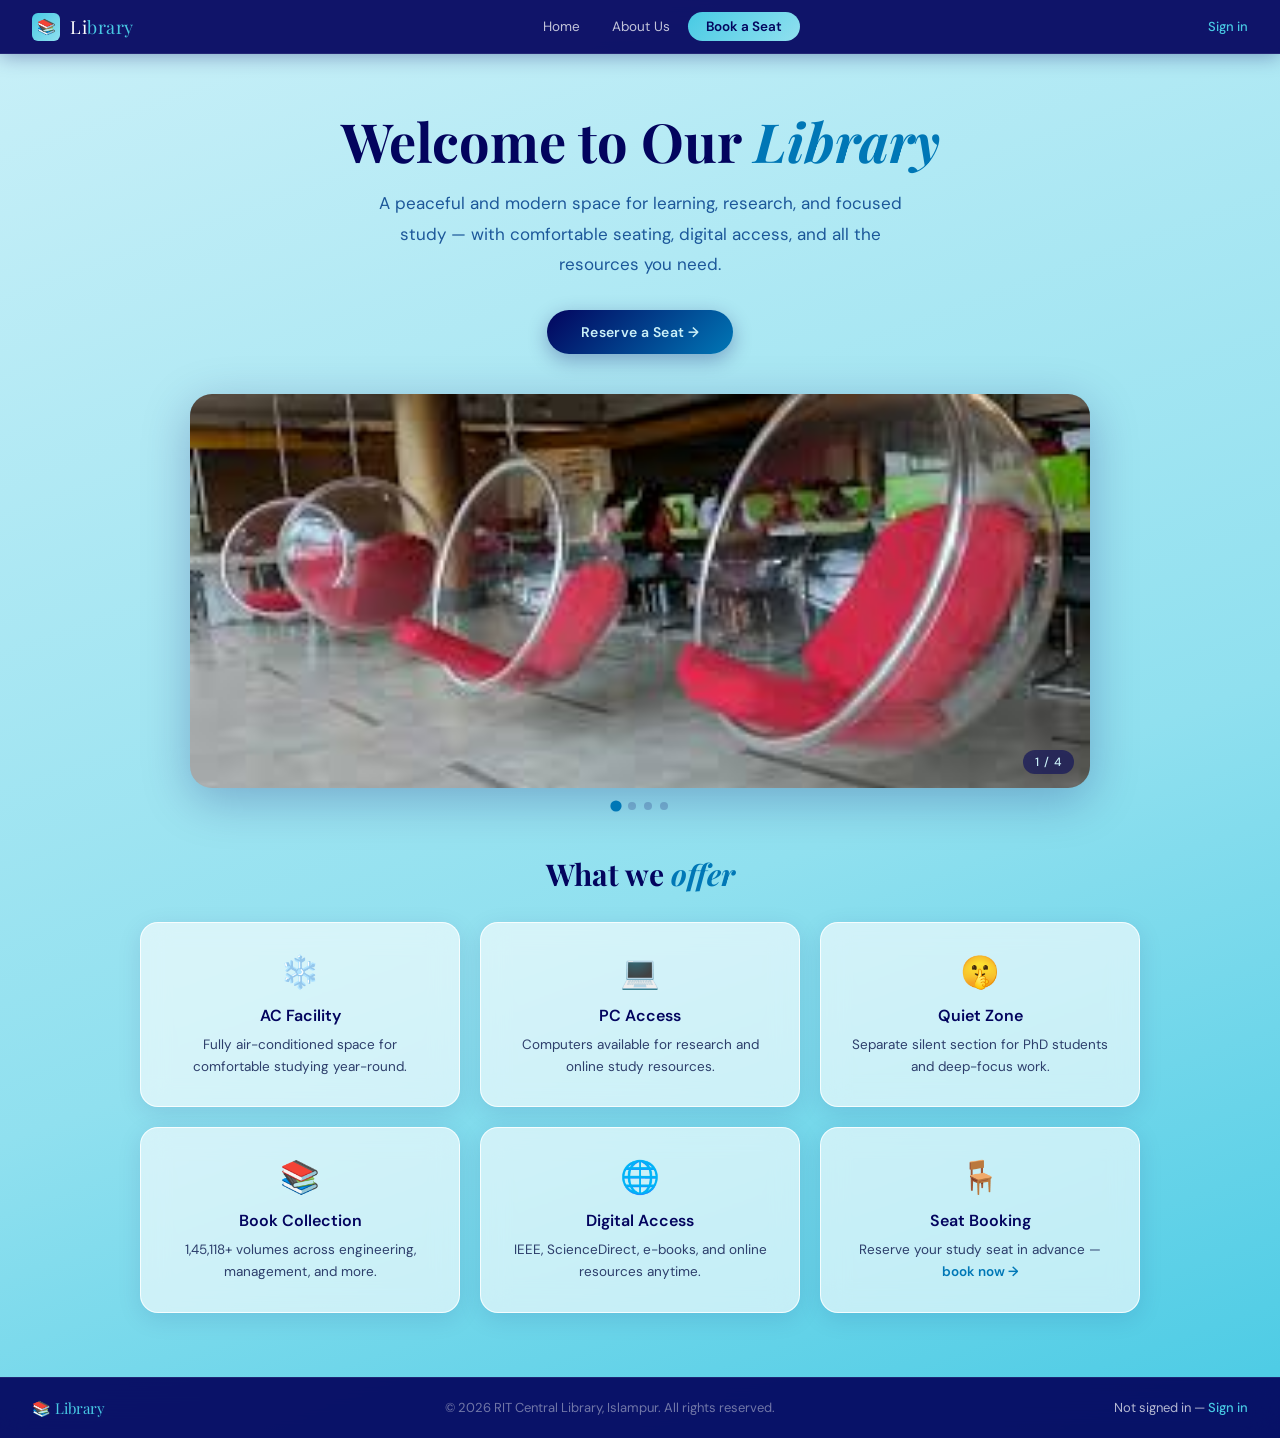
<file: index.html>
<!DOCTYPE html>
<html lang="en">
<head>
<meta charset="UTF-8" />
<meta name="viewport" content="width=device-width, initial-scale=1.0" />
<title>Library — Home</title>
<link href="https://fonts.googleapis.com/css2?family=Playfair+Display:ital,wght@0,600;1,500&family=DM+Sans:wght@300;400;500&display=swap" rel="stylesheet">
<link rel="stylesheet" href="nav-profile.css" />
<style>
  *, *::before, *::after { box-sizing: border-box; margin: 0; padding: 0; }
  body {
    font-family: 'DM Sans', sans-serif;
    background: linear-gradient(160deg, #caf0f8 0%, #90e0ef 60%, #48cae4 100%);
    min-height: 100vh;
    display: flex;
    flex-direction: column;
  }
  /* ── NAVBAR ── */
  nav {
    width: 100%;
    display: flex;
    align-items: center;
    justify-content: space-between;
    padding: 0 32px;
    height: 54px;
    background: rgba(3, 4, 94, 0.93);
    backdrop-filter: blur(12px);
    -webkit-backdrop-filter: blur(12px);
    position: sticky; top: 0; z-index: 100;
    box-shadow: 0 2px 20px rgba(3,4,94,0.35);
    border-bottom: 1px solid rgba(255,255,255,0.08);
  }
  .logo-wrap {
    display: flex; align-items: center; gap: 10px;
    text-decoration: none; flex-shrink: 0;
  }
  .logo-icon {
    width: 28px; height: 28px;
    background: linear-gradient(135deg, #48cae4, #90e0ef);
    border-radius: 6px; display: flex; align-items: center;
    justify-content: center; font-size: 15px; transition: transform 0.3s;
  }
  .logo-wrap:hover .logo-icon { transform: rotate(-8deg) scale(1.1); }
  .logo-text { font-family: 'Playfair Display', serif; font-size: 18px; color: #fff; letter-spacing: 0.5px; }
  .logo-text span { color: #48cae4; }
  nav ul { list-style: none; display: flex; align-items: center; gap: 4px; }
  nav ul li a {
    display: inline-block; text-decoration: none;
    color: rgba(255,255,255,0.75); font-size: 13.5px; font-weight: 400;
    padding: 6px 14px; border-radius: 20px; transition: all 0.25s;
  }
  nav ul li a:hover { color: #fff; background: rgba(72,202,228,0.18); }
  nav ul li a.cta {
    color: #03045e; background: linear-gradient(135deg, #48cae4, #90e0ef);
    font-weight: 600; padding: 6px 18px;
  }
  nav ul li a.cta:hover {
    background: linear-gradient(135deg, #90e0ef, #caf0f8);
    transform: translateY(-1px); box-shadow: 0 4px 14px rgba(72,202,228,0.4);
  }
  /* ── HERO ── */
  .hero {
    text-align: center;
    padding: 56px 24px 40px;
  }
  .hero h1 {
    font-family: 'Playfair Display', serif;
    font-size: clamp(30px, 5vw, 54px);
    color: #03045e;
    line-height: 1.15;
    margin-bottom: 16px;
  }
  .hero h1 em { font-style: italic; color: #0077b6; }
  .hero-sub {
    font-size: clamp(14px, 1.8vw, 17px);
    color: #023e8a; opacity: 0.85;
    max-width: 540px; margin: 0 auto 30px;
    line-height: 1.8;
  }
  .hero-cta {
    display: inline-block;
    padding: 13px 34px;
    background: linear-gradient(135deg, #03045e, #0077b6);
    color: #caf0f8; border-radius: 30px;
    text-decoration: none; font-weight: 600;
    font-size: 14px; letter-spacing: 0.4px;
    box-shadow: 0 6px 20px rgba(3,4,94,0.3);
    transition: all 0.25s;
  }
  .hero-cta:hover { transform: translateY(-2px); box-shadow: 0 10px 30px rgba(3,4,94,0.4); }
  /* ── SLIDER ── */
  .slider-section { padding: 0 32px 44px; }
  .slider-wrap { width: 100%; max-width: 900px; margin: 0 auto; }
  .slider {
    width: 100%;
    aspect-ratio: 16 / 7;
    position: relative;
    overflow: hidden;
    border-radius: 22px;
    box-shadow: 0 12px 48px rgba(3,4,94,0.25);
    background: rgba(3,4,94,0.12);
  }
  .slide {
    position: absolute; inset: 0;
    width: 100%; height: 100%;
    object-fit: cover;
    opacity: 0;
    transition: opacity 1s ease-in-out;
  }
  .slide.active { opacity: 1; }
  .slider-counter {
    position: absolute; bottom: 14px; right: 16px;
    background: rgba(3,4,94,0.55);
    backdrop-filter: blur(8px);
    color: #caf0f8; font-size: 12px; font-weight: 500;
    padding: 4px 12px; border-radius: 20px;
    z-index: 2; letter-spacing: 1px;
  }
  .slider-dots {
    display: flex; justify-content: center;
    gap: 8px; margin-top: 14px;
  }
  .dot {
    width: 8px; height: 8px; border-radius: 50%;
    background: rgba(3,4,94,0.2);
    border: none; cursor: pointer; padding: 0;
    transition: all 0.3s;
  }
  .dot.active { background: #0077b6; transform: scale(1.4); }
  /* ── FEATURES ── */
  .features-section { padding: 0 32px 64px; }
  .features-title {
    text-align: center;
    font-family: 'Playfair Display', serif;
    font-size: clamp(20px, 3vw, 30px);
    color: #03045e; margin-bottom: 28px;
  }
  .features-title em { font-style: italic; color: #0077b6; }
  .features {
    display: grid;
    grid-template-columns: repeat(3, 1fr);
    gap: 20px;
    max-width: 1000px;
    margin: 0 auto;
  }
  .card {
    background: rgba(255,255,255,0.62);
    backdrop-filter: blur(14px);
    -webkit-backdrop-filter: blur(14px);
    border: 1px solid rgba(255,255,255,0.82);
    padding: 28px 22px;
    border-radius: 18px;
    box-shadow: 0 6px 24px rgba(3,4,94,0.1);
    text-align: center;
    transition: transform 0.25s, box-shadow 0.25s;
  }
  .card:hover { transform: translateY(-7px); box-shadow: 0 16px 40px rgba(3,4,94,0.16); }
  .card .card-icon { font-size: 32px; margin-bottom: 12px; }
  .card h3 { color: #03045e; font-size: 16px; margin-bottom: 8px; font-weight: 600; }
  .card p { font-size: 13.5px; color: #2d3e6b; line-height: 1.65; }
  .card a { color: #0077b6; font-weight: 600; text-decoration: none; }
  .card a:hover { text-decoration: underline; }
  /* ── FOOTER ── */
  footer {
    background: rgba(3,4,94,0.93);
    backdrop-filter: blur(12px);
    -webkit-backdrop-filter: blur(12px);
    border-top: 1px solid rgba(255,255,255,0.08);
    color: rgba(255,255,255,0.7);
    padding: 20px 32px;
    display: flex; align-items: center;
    justify-content: space-between;
    flex-wrap: wrap; gap: 14px; font-size: 13px;
    margin-top: auto;
  }
  .footer-left { font-family: 'Playfair Display', serif; color: #48cae4; font-size: 15px; }
  .footer-center { opacity: 0.6; }
  .footer-profile { display: flex; align-items: center; gap: 10px; }
  .profile-avatar {
    width: 30px; height: 30px; border-radius: 50%;
    background: linear-gradient(135deg,#48cae4,#0077b6);
    display: flex; align-items: center; justify-content: center;
    font-size: 12px; font-weight: 700; color: #fff; text-transform: uppercase;
  }
  .profile-name { color: #caf0f8; font-weight: 500; }
  .profile-role { color: rgba(202,240,248,0.5); font-size: 12px; }
  .login-prompt a { color: #48cae4; text-decoration: none; font-weight: 500; }
  .login-prompt a:hover { text-decoration: underline; }
  /* ── RESPONSIVE ── */
  @media (max-width: 768px) {
    .features { grid-template-columns: 1fr 1fr; }
    .slider-section, .features-section { padding-left: 20px; padding-right: 20px; }
    .hero { padding: 40px 20px 28px; }
  }
  @media (max-width: 480px) {
    nav { padding: 0 16px; }
    .features { grid-template-columns: 1fr; }
    footer { flex-direction: column; align-items: flex-start; gap: 10px; }
    footer .footer-center { font-size: 11px; }
  }
</style>
</head>
<body>
  <nav>
    <a class="logo-wrap" href="index.html">
      <div class="logo-icon">📚</div>
      <span class="logo-text">Li<span>brary</span></span>
    </a>
    <ul>
      <li><a href="index.html">Home</a></li>
      <li><a href="aboutUs.html">About Us</a></li>
      <li><a href="booking.html" class="cta">Book a Seat</a></li>
    </ul>
  </nav>

  <section class="hero">
    <h1>Welcome to Our <em>Library</em></h1>
    <p class="hero-sub">
      A peaceful and modern space for learning, research, and focused study —
      with comfortable seating, digital access, and all the resources you need.
    </p>
    <a href="booking.html" class="hero-cta">Reserve a Seat →</a>
  </section>

  <section class="slider-section">
    <div class="slider-wrap">
      <div class="slider" id="slider">
        <!-- Add your library image filenames below -->
        <img class="slide active" src="images/slide1.jpeg" alt="Library reading hall"
             onerror="this.style.background='linear-gradient(135deg,#03045e,#0096c7)';this.style.display='flex';this.style.alignItems='center';this.style.justifyContent='center';" />
        <img class="slide" src="images/slide2.jpeg" alt="Study area"
             onerror="this.style.background='linear-gradient(135deg,#0077b6,#48cae4)';" />
        <img class="slide" src="images/slide3.jpeg" alt="Seating section"
             onerror="this.style.background='linear-gradient(135deg,#023e8a,#0096c7)';" />
        <img class="slide" src="images/slide4.jpeg" alt="Research zone"
             onerror="this.style.background='linear-gradient(135deg,#03045e,#0077b6)';" />
        <div class="slider-counter" id="counter">1 / 4</div>
      </div>
      <div class="slider-dots" id="dots"></div>
    </div>
  </section>

  <section class="features-section">
    <h2 class="features-title">What we <em>offer</em></h2>
    <div class="features">
      <div class="card"><div class="card-icon">❄️</div><h3>AC Facility</h3><p>Fully air-conditioned space for comfortable studying year-round.</p></div>
      <div class="card"><div class="card-icon">💻</div><h3>PC Access</h3><p>Computers available for research and online study resources.</p></div>
      <div class="card"><div class="card-icon">🤫</div><h3>Quiet Zone</h3><p>Separate silent section for PhD students and deep-focus work.</p></div>
      <div class="card"><div class="card-icon">📚</div><h3>Book Collection</h3><p>1,45,118+ volumes across engineering, management, and more.</p></div>
      <div class="card"><div class="card-icon">🌐</div><h3>Digital Access</h3><p>IEEE, ScienceDirect, e-books, and online resources anytime.</p></div>
      <div class="card"><div class="card-icon">🪑</div><h3>Seat Booking</h3><p>Reserve your study seat in advance — <a href="booking.html">book now →</a></p></div>
    </div>
  </section>

  <footer>
    <div class="footer-left">📚 Library</div>
    <div class="footer-center">© 2026 RIT Central Library, Islampur. All rights reserved.</div>
    <div id="footer-user"></div>
  </footer>

  <script>
    const slides  = document.querySelectorAll(".slider .slide");
    const dotsEl  = document.getElementById("dots");
    const counter = document.getElementById("counter");
    let current = 0;

    // Only add dots for actual slides (not counter div)
    const slideEls = Array.from(document.querySelectorAll(".slider .slide"));
    slideEls.forEach((_, i) => {
      const d = document.createElement("button");
      d.className = "dot" + (i === 0 ? " active" : "");
      d.setAttribute("aria-label", "Go to slide " + (i + 1));
      d.onclick = () => goTo(i);
      dotsEl.appendChild(d);
    });

    function goTo(n) {
      slideEls[current].classList.remove("active");
      dotsEl.children[current].classList.remove("active");
      current = (n + slideEls.length) % slideEls.length;
      slideEls[current].classList.add("active");
      dotsEl.children[current].classList.add("active");
      counter.textContent = (current + 1) + " / " + slideEls.length;
    }

    setInterval(() => goTo(current + 1), 3500);
  </script>

  <script src="nav-profile.js"></script>
</body>
</html>
</file>
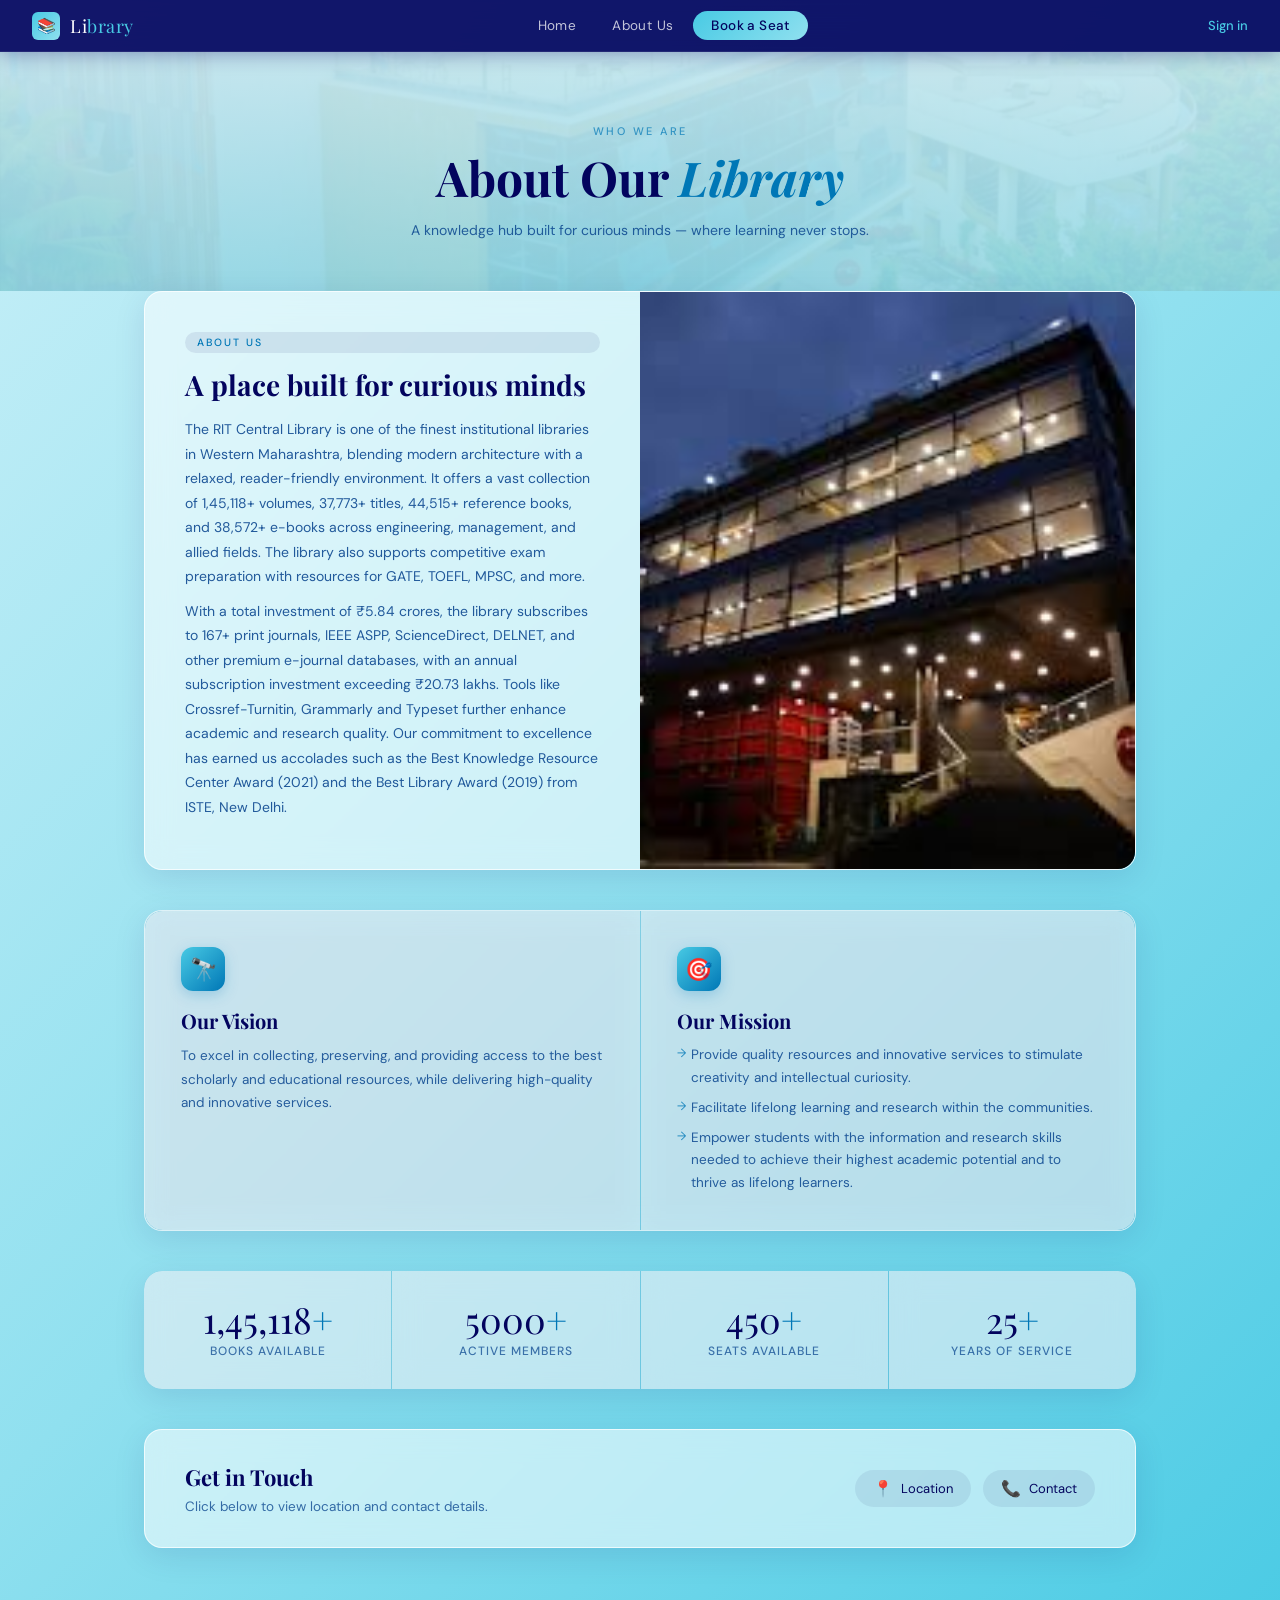
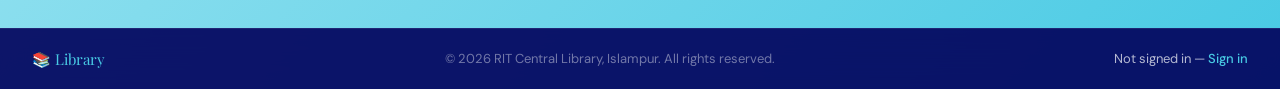
<file: aboutUs.html>
<!DOCTYPE html>
<html lang="en">
<head>
    <title>About Us — Library</title>
    <meta charset="UTF-8" />
    <meta name="viewport" content="width=device-width, initial-scale=1.0" />
    <link href="https://fonts.googleapis.com/css2?family=Playfair+Display:ital,wght@0,600;1,500&family=DM+Sans:wght@300;400;500&display=swap" rel="stylesheet">
    <link rel="stylesheet" href="nav-profile.css" />
    <style>
        *, *::before, *::after { box-sizing: border-box; margin: 0; padding: 0; }
        body {
            width: 100%; min-height: 100vh;
            background: linear-gradient(135deg, #caf0f8 0%, #90e0ef 50%, #48cae4 100%);
            font-family: 'DM Sans', sans-serif;
            display: flex; flex-direction: column;
        }
        nav {
            width: 100%; display: flex; align-items: center;
            justify-content: space-between; padding: 0 32px; height: 52px;
            background: rgba(3, 4, 94, 0.92); backdrop-filter: blur(12px);
            -webkit-backdrop-filter: blur(12px); position: sticky; top: 0; z-index: 100;
            border-bottom: 1px solid rgba(255,255,255,0.08);
            box-shadow: 0 2px 20px rgba(3, 4, 94, 0.35);
        }
        .logo-wrap { display: flex; align-items: center; gap: 10px; text-decoration: none; cursor: pointer; flex-shrink: 0; }
        .logo-icon {
            width: 28px; height: 28px;
            background: linear-gradient(135deg, #48cae4, #90e0ef);
            border-radius: 6px; display: flex; align-items: center;
            justify-content: center; font-size: 15px; transition: transform 0.3s ease;
        }
        .logo-wrap:hover .logo-icon { transform: rotate(-8deg) scale(1.1); }
        .logo-text { font-family: 'Playfair Display', serif; font-size: 18px; color: #fff; letter-spacing: 0.5px; }
        .logo-text span { color: #48cae4; }
        nav ul { list-style: none; display: flex; align-items: center; gap: 4px; }
        nav ul li a {
            display: inline-block; text-decoration: none;
            color: rgba(255,255,255,0.75); font-family: 'DM Sans', sans-serif;
            font-size: 13.5px; font-weight: 400; letter-spacing: 0.4px;
            padding: 6px 16px; border-radius: 20px; transition: all 0.25s ease;
        }
        nav ul li a:hover { color: #fff; background: rgba(72,202,228,0.18); }
        nav ul li a.cta { color: #03045e; background: linear-gradient(135deg, #48cae4, #90e0ef); font-weight: 500; padding: 6px 18px; }
        nav ul li a.cta:hover { background: linear-gradient(135deg, #90e0ef, #caf0f8); transform: translateY(-1px); box-shadow: 0 4px 14px rgba(72,202,228,0.45); }
        .page-hero {
            text-align: center; padding: 72px 20px 48px;
            background:
                linear-gradient(180deg, rgba(202,240,248,0.82) 0%, rgba(144,224,239,0.78) 100%),
                url('images/rit_lib.jpeg') center 40% / cover no-repeat;
            position: relative;
        }
        .page-hero .eyebrow { font-size: 11px; font-weight: 500; letter-spacing: 2.5px; text-transform: uppercase; color: #0077b6; opacity: 0.7; margin-bottom: 12px; }
        .page-hero h1 { font-family: 'Playfair Display', serif; font-size: clamp(28px, 4.5vw, 48px); color: #03045e; line-height: 1.15; margin-bottom: 14px; }
        .page-hero h1 em { font-style: italic; color: #0077b6; }
        .page-hero p { font-size: 14px; color: #023e8a; opacity: 0.8; max-width: 480px; margin: 0 auto; line-height: 1.7; }
        .content-wrap { max-width: 1040px; margin: 0 auto; padding: 0 24px 80px; display: flex; flex-direction: column; gap: 40px; flex: 1; }
        .card { background: rgba(255,255,255,0.55); backdrop-filter: blur(14px); -webkit-backdrop-filter: blur(14px); border: 1px solid rgba(255,255,255,0.7); border-radius: 18px; box-shadow: 0 8px 32px rgba(3, 4, 94, 0.10); overflow: hidden; }
        .section-label { display: inline-block; background: rgba(3, 4, 94, 0.08); color: #0077b6; font-size: 10.5px; font-weight: 500; letter-spacing: 2px; text-transform: uppercase; padding: 4px 12px; border-radius: 20px; margin-bottom: 14px; }
        .about-intro { display: grid; grid-template-columns: 1fr 1fr; gap: 0; }
        .about-intro .text-side { padding: 40px; display: flex; flex-direction: column; justify-content: center; }
        .about-intro .text-side h2 { font-family: 'Playfair Display', serif; font-size: clamp(20px, 2.5vw, 28px); color: #03045e; margin-bottom: 14px; line-height: 1.3; }
        .about-intro .text-side p { font-size: 14px; color: #023e8a; opacity: 0.85; line-height: 1.75; margin-bottom: 10px; }
        .about-intro .img-side { background: linear-gradient(135deg, #03045e 0%, #0096c7 100%); min-height: 280px; display: flex; align-items: center; justify-content: center; font-size: 72px; position: relative; overflow: hidden; }
        .about-intro .img-side img { width: 100%; height: 100%; object-fit: cover; display: block; position: absolute; inset: 0; }
        .vm-grid { display: grid; grid-template-columns: 1fr 1fr; gap: 1px; background: rgba(3,4,94,0.08); }
        .vm-block { background: rgba(255,255,255,0.55); backdrop-filter: blur(14px); padding: 36px; }
        .vm-block:first-child { border-radius: 18px 0 0 18px; }
        .vm-block:last-child  { border-radius: 0 18px 18px 0; }
        .vm-block .icon { width: 44px; height: 44px; background: linear-gradient(135deg, #48cae4, #0077b6); border-radius: 12px; display: flex; align-items: center; justify-content: center; font-size: 22px; margin-bottom: 16px; box-shadow: 0 4px 14px rgba(0,119,182,0.25); }
        .vm-block h3 { font-family: 'Playfair Display', serif; font-size: 20px; color: #03045e; margin-bottom: 10px; }
        .vm-block p { font-size: 13.5px; color: #023e8a; opacity: 0.82; line-height: 1.72; }
        .mission-list { list-style: none; padding: 0; margin: 0; display: flex; flex-direction: column; gap: 8px; }
        .mission-list li { font-size: 13.5px; color: #023e8a; opacity: 0.82; line-height: 1.65; padding-left: 14px; position: relative; }
        .mission-list li::before { content: '→'; position: absolute; left: 0; color: #0077b6; font-size: 12px; }
        .stats-row { display: grid; grid-template-columns: repeat(4, 1fr); gap: 1px; background: rgba(3,4,94,0.08); border-radius: 18px; overflow: hidden; box-shadow: 0 8px 32px rgba(3,4,94,0.10); }
        .stat-box { background: rgba(255,255,255,0.55); backdrop-filter: blur(14px); padding: 30px 20px; text-align: center; }
        .stat-box .number { font-family: 'Playfair Display', serif; font-size: clamp(22px, 3vw, 36px); color: #03045e; line-height: 1; margin-bottom: 6px; }
        .stat-box .number span { color: #0077b6; }
        .stat-box .label { font-size: 12px; color: #023e8a; opacity: 0.7; text-transform: uppercase; letter-spacing: 1px; font-weight: 500; }
        .contact-strip { display: flex; align-items: center; justify-content: space-between; flex-wrap: wrap; gap: 20px; padding: 32px 40px; }
        .contact-strip .left h3 { font-family: 'Playfair Display', serif; font-size: clamp(18px, 2.5vw, 22px); color: #03045e; margin-bottom: 6px; }
        .contact-strip .left p { font-size: 13.5px; color: #023e8a; opacity: 0.75; }
        .contact-items { display: flex; gap: 12px; flex-wrap: wrap; }
        .contact-chip { display: flex; align-items: center; gap: 8px; background: rgba(3,4,94,0.07); border: none; border-radius: 30px; padding: 8px 18px; font-size: 13px; color: #03045e; cursor: pointer; font-family: 'DM Sans', sans-serif; transition: background 0.2s; }
        .contact-chip:hover { background: rgba(3,4,94,0.14); }
        .contact-chip .ci { font-size: 16px; }
        .info-box { margin-top: 16px; padding: 14px 18px; background: rgba(255,255,255,0.6); border-radius: 12px; line-height: 1.85; width: 100%; font-size: 13.5px; color: #03045e; display: none; }
        .info-box.visible { display: block; }
        footer { background: rgba(3, 4, 94, 0.92); backdrop-filter: blur(12px); -webkit-backdrop-filter: blur(12px); border-top: 1px solid rgba(255,255,255,0.08); color: rgba(255,255,255,0.7); padding: 20px 32px; display: flex; align-items: center; justify-content: space-between; flex-wrap: wrap; gap: 14px; font-size: 13px; }
        footer .footer-left { font-family: 'Playfair Display', serif; color: #48cae4; font-size: 15px; }
        footer .footer-center { opacity: 0.6; }
        footer .footer-profile { display: flex; align-items: center; gap: 10px; }
        footer .profile-avatar { width: 32px; height: 32px; border-radius: 50%; background: linear-gradient(135deg, #48cae4, #0077b6); display: flex; align-items: center; justify-content: center; font-size: 14px; font-weight: 600; color: #fff; text-transform: uppercase; }
        footer .profile-name { color: #caf0f8; font-weight: 500; }
        footer .profile-role { color: rgba(202,240,248,0.5); font-size: 12px; }
        footer .login-prompt a { color: #48cae4; text-decoration: none; font-weight: 500; }
        footer .login-prompt a:hover { text-decoration: underline; }
        @media (max-width: 700px) {
            .about-intro { grid-template-columns: 1fr; }
            .about-intro .img-side { min-height: 180px; }
            .vm-grid { grid-template-columns: 1fr; }
            .vm-block:first-child { border-radius: 18px 18px 0 0; }
            .vm-block:last-child  { border-radius: 0 0 18px 18px; }
            .stats-row { grid-template-columns: 1fr 1fr; }
            .contact-strip { flex-direction: column; align-items: flex-start; }
            footer { flex-direction: column; align-items: flex-start; text-align: left; }
        }
        @media (max-width: 480px) {
            nav { padding: 0 16px; }
            .content-wrap { padding: 0 14px 60px; }
            .about-intro .text-side { padding: 24px 20px; }
            .vm-block { padding: 24px 20px; }
            .stat-box { padding: 22px 14px; }
            .contact-strip { padding: 24px 20px; }
            .page-hero { padding: 32px 16px 20px; }
        }
    </style>
</head>
<body>
    <!-- NAVBAR -->
    <nav>
        <a class="logo-wrap" href="index.html">
            <div class="logo-icon">📚</div>
            <span class="logo-text">Li<span>brary</span></span>
        </a>
        <ul>
            <li><a href="index.html">Home</a></li>
            <li><a href="aboutUs.html">About Us</a></li>
            <li><a href="booking.html" class="cta">Book a Seat</a></li>
        </ul>
    </nav>

    <!-- PAGE HERO -->
    <div class="page-hero">
        <div class="eyebrow">Who we are</div>
        <h1>About Our <em>Library</em></h1>
        <p>A knowledge hub built for curious minds — where learning never stops.</p>
    </div>

    <!-- CONTENT -->
    <div class="content-wrap">

        <!-- 1. INTRO CARD -->
        <div class="card">
            <div class="about-intro">
                <div class="text-side">
                    <span class="section-label">About Us</span>
                    <h2>A place built for curious minds</h2>
                    <p>The RIT Central Library is one of the finest institutional libraries in Western Maharashtra, blending modern architecture with a relaxed, reader-friendly environment. It offers a vast collection of 1,45,118+ volumes, 37,773+ titles, 44,515+ reference books, and 38,572+ e-books across engineering, management, and allied fields. The library also supports competitive exam preparation with resources for GATE, TOEFL, MPSC, and more.</p>
                    <p>With a total investment of ₹5.84 crores, the library subscribes to 167+ print journals, IEEE ASPP, ScienceDirect, DELNET, and other premium e-journal databases, with an annual subscription investment exceeding ₹20.73 lakhs. Tools like Crossref-Turnitin, Grammarly and Typeset further enhance academic and research quality. Our commitment to excellence has earned us accolades such as the Best Knowledge Resource Center Award (2021) and the Best Library Award (2019) from ISTE, New Delhi.</p>
                </div>
                <div class="img-side">
                    <img src="images\night_lib.jpg" alt="Library interior" onerror="this.style.display='none'">
            
                </div>
            </div>
        </div>

        <!-- 2. VISION & MISSION -->
        <div class="vm-grid card" style="border-radius:18px;">
            <div class="vm-block">
                <div class="icon">🔭</div>
                <h3>Our Vision</h3>
                <p>To excel in collecting, preserving, and providing access to the best scholarly and educational resources, while delivering high-quality and innovative services.</p>
            </div>
            <div class="vm-block">
                <div class="icon">🎯</div>
                <h3>Our Mission</h3>
                <ul class="mission-list">
                    <li>Provide quality resources and innovative services to stimulate creativity and intellectual curiosity.</li>
                    <li>Facilitate lifelong learning and research within the communities.</li>
                    <li>Empower students with the information and research skills needed to achieve their highest academic potential and to thrive as lifelong learners.</li>
                </ul>
            </div>
        </div>

        <!-- 3. STATS -->
        <div class="stats-row">
            <div class="stat-box">
                <div class="number">1,45,118<span>+</span></div>
                <div class="label">Books Available</div>
            </div>
            <div class="stat-box">
                <div class="number">5000<span>+</span></div>
                <div class="label">Active Members</div>
            </div>
            <div class="stat-box">
                <div class="number">450<span>+</span></div>
                <div class="label">Seats Available</div>
            </div>
            <div class="stat-box">
                <div class="number">25<span>+</span></div>
                <div class="label">Years of Service</div>
            </div>
        </div>

        <!-- 4. CONTACT STRIP -->
        <div class="card">
            <div class="contact-strip">
                <div class="left">
                    <h3>Get in Touch</h3>
                    <p>Click below to view location and contact details.</p>
                </div>
                <div class="contact-items">
                    <button class="contact-chip" onclick="toggleBox('locationBox')">
                        <span class="ci">📍</span> Location
                    </button>
                    <button class="contact-chip" onclick="toggleBox('contactBox')">
                        <span class="ci">📞</span> Contact
                    </button>
                </div>
                <div id="locationBox" class="info-box">
                    <p><strong>📍 Location:</strong> RIT Campus, Islampur, Maharashtra</p>
                    <p style="margin-top:6px;">
                        <a href="https://www.google.com/maps?q=RIT+Campus+Islampur+Maharashtra" target="_blank" style="color:#0077b6;font-size:13px;">Open in Google Maps →</a>
                    </p>
                </div>
                <div id="contactBox" class="info-box">
                    <p><strong>📞 Phone:</strong> +91 9876543210</p>
                    <p><strong>✉ Email:</strong> library@rit.edu</p>
                </div>
            </div>
        </div>

    </div><!-- /content-wrap -->

    <!-- FOOTER -->
    <footer>
        <div class="footer-left">📚 Library</div>
        <div class="footer-center">© 2026 RIT Central Library, Islampur. All rights reserved.</div>
        <div id="footer-user"></div>
    </footer>

    <script src="nav-profile.js"></script>
    <script>
        function toggleBox(id) {
            const box = document.getElementById(id);
            const isVisible = box.classList.contains('visible');
            document.querySelectorAll('.info-box').forEach(b => b.classList.remove('visible'));
            if (!isVisible) box.classList.add('visible');
        }
    </script>
</body>
</html>
</file>
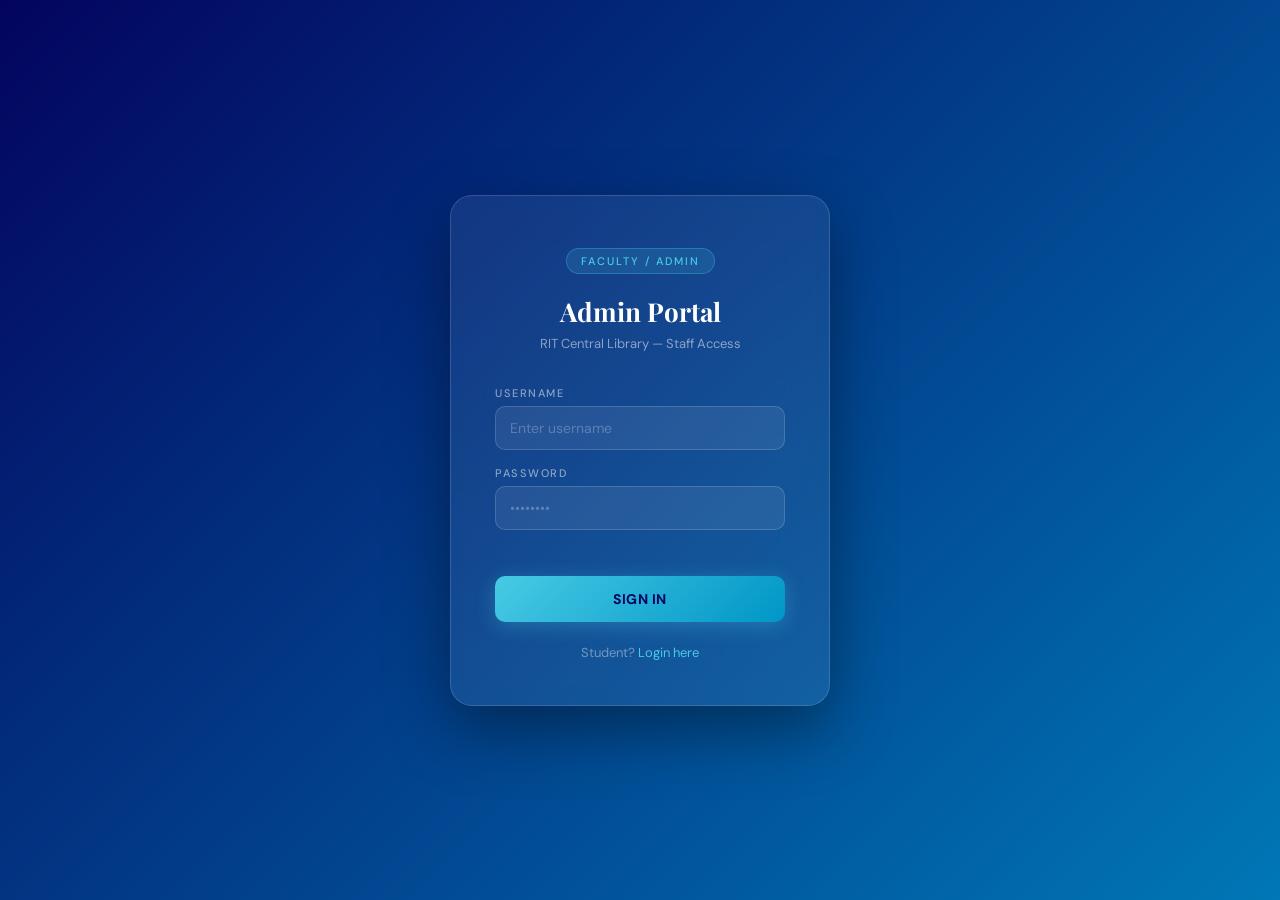
<file: admin-login.html>
<!DOCTYPE html>
<html lang="en">
<head>
  <meta charset="UTF-8" />
  <meta name="viewport" content="width=device-width, initial-scale=1.0" />
  <title>Admin Login — Library</title>
  <link href="https://fonts.googleapis.com/css2?family=Playfair+Display:wght@600&family=DM+Sans:wght@300;400;500&display=swap" rel="stylesheet">
  <style>
    *, *::before, *::after { box-sizing: border-box; margin: 0; padding: 0; }
    body {
      min-height: 100vh;
      background: linear-gradient(135deg, #03045e 0%, #023e8a 50%, #0077b6 100%);
      display: flex; align-items: center; justify-content: center;
      font-family: 'DM Sans', sans-serif;
      padding: 20px;
    }
    .card {
      background: rgba(255,255,255,0.07);
      backdrop-filter: blur(20px);
      -webkit-backdrop-filter: blur(20px);
      border: 1px solid rgba(255,255,255,0.15);
      border-radius: 22px;
      padding: 52px 44px 44px;
      width: 100%; max-width: 380px;
      box-shadow: 0 24px 64px rgba(0,0,0,0.4);
      display: flex; flex-direction: column; align-items: center;
    }
    .badge {
      background: rgba(72,202,228,0.15);
      border: 1px solid rgba(72,202,228,0.3);
      color: #48cae4; font-size: 11px; font-weight: 500;
      letter-spacing: 2px; text-transform: uppercase;
      padding: 5px 14px; border-radius: 20px;
      margin-bottom: 20px;
    }
    h1 {
      font-family: 'Playfair Display', serif;
      color: #fff; font-size: 26px;
      margin-bottom: 6px; text-align: center;
    }
    .sub {
      font-size: 13px; color: rgba(255,255,255,0.5);
      margin-bottom: 34px; text-align: center;
    }
    .input-group { width: 100%; margin-bottom: 16px; }
    .input-group label {
      display: block; font-size: 11px; font-weight: 500;
      letter-spacing: 1.5px; text-transform: uppercase;
      color: rgba(255,255,255,0.5); margin-bottom: 6px;
    }
    .input-group input {
      width: 100%; padding: 12px 14px;
      border: 1.5px solid rgba(255,255,255,0.15);
      border-radius: 10px;
      background: rgba(255,255,255,0.08);
      color: #fff; font-size: 14px;
      font-family: 'DM Sans', sans-serif;
      outline: none;
      transition: border-color 0.2s, background 0.2s;
    }
    .input-group input::placeholder { color: rgba(255,255,255,0.25); }
    .input-group input:focus {
      border-color: #48cae4;
      background: rgba(255,255,255,0.12);
    }
    .input-group input.error { border-color: #e63946; }
    .error-msg {
      color: #ff8fa3; font-size: 13px;
      min-height: 18px; margin: 0 0 12px;
      text-align: center; width: 100%;
    }
    .login-btn {
      width: 100%; padding: 14px;
      background: linear-gradient(135deg, #48cae4, #0096c7);
      color: #03045e; border: none; border-radius: 10px;
      font-size: 14px; font-weight: 700;
      font-family: 'DM Sans', sans-serif;
      cursor: pointer; letter-spacing: 0.5px;
      box-shadow: 0 4px 20px rgba(72,202,228,0.3);
      transition: all 0.2s;
    }
    .login-btn:hover:not(:disabled) {
      transform: translateY(-1px);
      box-shadow: 0 8px 28px rgba(72,202,228,0.4);
    }
    .login-btn:disabled { opacity: 0.5; cursor: not-allowed; transform: none; }
    .back-link {
      margin-top: 22px; font-size: 13px;
      color: rgba(255,255,255,0.4); text-align: center;
    }
    .back-link a { color: #48cae4; text-decoration: none; }
    .back-link a:hover { text-decoration: underline; }
    @media (max-width: 420px) { .card { padding: 36px 24px 32px; } }
  </style>
</head>
<body>
  <div class="card">
    <div class="badge">Faculty / Admin</div>
    <h1>Admin Portal</h1>
    <p class="sub">RIT Central Library — Staff Access</p>

    <div class="input-group">
      <label for="username">Username</label>
      <input type="text" id="username" placeholder="Enter username" autocomplete="username" />
    </div>
    <div class="input-group">
      <label for="pass">Password</label>
      <input type="password" id="pass" placeholder="••••••••" autocomplete="current-password" />
    </div>

    <div class="error-msg" id="error-msg"></div>
    <button class="login-btn" id="login-btn" onclick="handleLogin()">SIGN IN</button>
    <p class="back-link">Student? <a href="login.html">Login here</a></p>
  </div>

  <script>
    const ADMIN_LOGIN_API = "https://library-seats-management-system.onrender.com";

    async function handleLogin() {
      const username = document.getElementById("username").value.trim();
      const pass     = document.getElementById("pass").value;
      const err      = document.getElementById("error-msg");
      const btn      = document.getElementById("login-btn");

      ["username","pass"].forEach(id => document.getElementById(id).classList.remove("error"));
      err.textContent = "";

      if (!username) {
        err.textContent = "Please enter your username.";
        document.getElementById("username").classList.add("error");
        return;
      }
      if (!pass) {
        err.textContent = "Please enter your password.";
        document.getElementById("pass").classList.add("error");
        return;
      }

      btn.disabled    = true;
      btn.textContent = "Signing in...";

      try {
        const res  = await fetch(`${ADMIN_LOGIN_API}/api/admin/login`, {
          method: "POST",
          headers: { "Content-Type": "application/json" },
          credentials: "include",
          body: JSON.stringify({ username, password: pass }),
          signal: AbortSignal.timeout(4000)
        });
        const data = await res.json();

        if (data.ok) {
          localStorage.setItem("adminUser",  JSON.stringify(data.admin));
          localStorage.setItem("adminToken", data.token || "");
          window.location.href = "admin.html";
        } else {
          err.textContent = data.error || "Invalid credentials.";
          document.getElementById("pass").classList.add("error");
        }
      } catch (_) {
        err.textContent = "Cannot reach server. Make sure the backend is running.";
      }

      btn.disabled    = false;
      btn.textContent = "SIGN IN";
    }

    document.addEventListener("keydown", e => { if (e.key === "Enter") handleLogin(); });
    // Already logged in as admin?
    if (localStorage.getItem("adminUser")) window.location.href = "admin.html";
  </script>
</body>
</html>
</file>
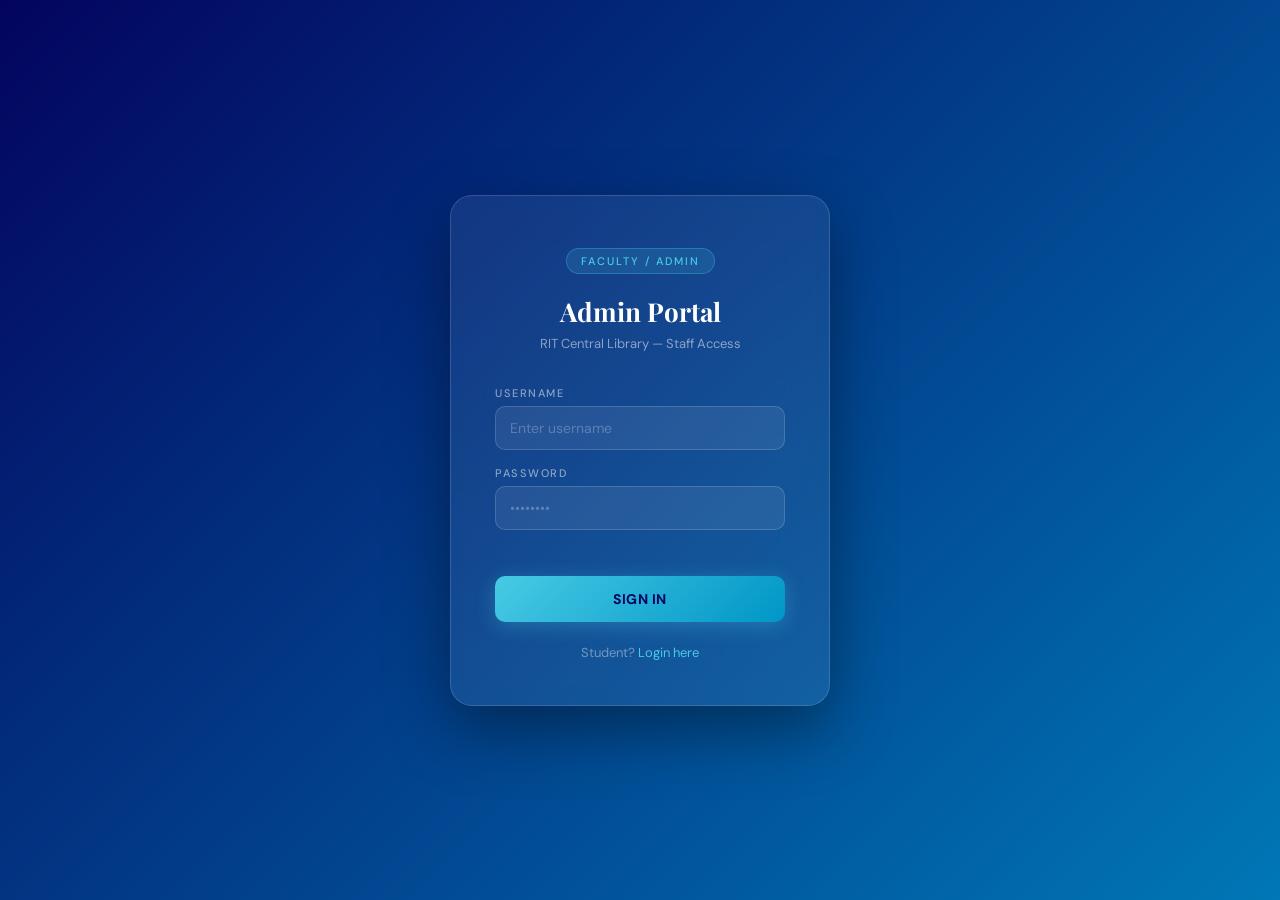
<file: admin.html>
<!DOCTYPE html>
<html lang="en">
<head>
  <meta charset="UTF-8" />
  <meta name="viewport" content="width=device-width, initial-scale=1.0" />
  <title>Admin Dashboard — Library</title>
  <link href="https://fonts.googleapis.com/css2?family=Playfair+Display:ital,wght@0,600;1,500&family=DM+Sans:wght@300;400;500&display=swap" rel="stylesheet">
  <style>
    *, *::before, *::after { box-sizing: border-box; margin: 0; padding: 0; }
    body {
      font-family: 'DM Sans', sans-serif;
      background: linear-gradient(160deg, #03045e 0%, #023e8a 60%, #0077b6 100%);
      min-height: 100vh;
      color: #fff;
    }
    /* ── NAVBAR ── */
    nav {
      display: flex; align-items: center;
      justify-content: space-between;
      padding: 0 32px; height: 56px;
      background: rgba(0,0,0,0.3);
      backdrop-filter: blur(12px);
      border-bottom: 1px solid rgba(255,255,255,0.08);
      position: sticky; top: 0; z-index: 100;
    }
    .nav-left { display: flex; align-items: center; gap: 12px; }
    .nav-icon {
      width: 30px; height: 30px;
      background: linear-gradient(135deg, #48cae4, #0096c7);
      border-radius: 8px;
      display: flex; align-items: center;
      justify-content: center; font-size: 16px;
    }
    .nav-title { font-family: 'Playfair Display', serif; font-size: 17px; color: #fff; letter-spacing: 0.3px; }
    .nav-title span { color: #48cae4; }
    .nav-right { display: flex; align-items: center; gap: 14px; }
    .admin-chip {
      display: flex; align-items: center; gap: 8px;
      background: rgba(72,202,228,0.12);
      border: 1px solid rgba(72,202,228,0.2);
      border-radius: 20px; padding: 5px 14px;
    }
    .admin-avatar {
      width: 26px; height: 26px; border-radius: 50%;
      background: linear-gradient(135deg,#48cae4,#0077b6);
      display: flex; align-items: center; justify-content: center;
      font-size: 11px; font-weight: 700;
    }
    .admin-name { font-size: 13px; color: #caf0f8; font-weight: 500; }
    .logout-btn {
      padding: 6px 16px; font-size: 12px; font-weight: 500;
      background: rgba(230,57,70,0.15);
      border: 1px solid rgba(230,57,70,0.3);
      color: #ff8fa3; border-radius: 20px; cursor: pointer;
      font-family: 'DM Sans', sans-serif; transition: all 0.2s;
    }
    .logout-btn:hover { background: rgba(230,57,70,0.25); color: #fff; }
    /* ── LAYOUT ── */
    .page { max-width: 1100px; margin: 0 auto; padding: 36px 24px 60px; }
    .page-header { margin-bottom: 32px; }
    .page-header h1 {
      font-family: 'Playfair Display', serif;
      font-size: clamp(22px, 3vw, 32px); color: #fff; margin-bottom: 6px;
    }
    .page-header h1 em { font-style: italic; color: #48cae4; }
    .page-header p { font-size: 13.5px; color: rgba(255,255,255,0.5); }
    /* ── STATS ROW ── */
    .stats-row {
      display: grid; grid-template-columns: repeat(3, 1fr);
      gap: 16px; margin-bottom: 32px;
    }
    .stat-card {
      background: rgba(255,255,255,0.07);
      border: 1px solid rgba(255,255,255,0.1);
      border-radius: 16px; padding: 22px 24px;
      backdrop-filter: blur(10px);
    }
    .stat-card .s-label {
      font-size: 11px; font-weight: 500; letter-spacing: 2px;
      text-transform: uppercase; color: rgba(255,255,255,0.45);
      margin-bottom: 10px;
    }
    .stat-card .s-value {
      font-family: 'Playfair Display', serif;
      font-size: 36px; color: #48cae4; line-height: 1;
    }
    /* ── TABS ── */
    .tabs {
      display: flex; gap: 4px;
      background: rgba(0,0,0,0.2);
      border-radius: 12px; padding: 4px;
      margin-bottom: 20px; width: fit-content;
    }
    .tab-btn {
      padding: 8px 22px; font-size: 13px; font-weight: 500;
      background: transparent; border: none; color: rgba(255,255,255,0.5);
      border-radius: 9px; cursor: pointer;
      font-family: 'DM Sans', sans-serif; transition: all 0.2s;
    }
    .tab-btn.active { background: rgba(72,202,228,0.18); color: #caf0f8; }
    /* ── GLASS TABLE CONTAINER ── */
    .table-wrap {
      background: rgba(255,255,255,0.05);
      border: 1px solid rgba(255,255,255,0.1);
      border-radius: 18px; overflow: hidden;
      backdrop-filter: blur(10px);
    }
    /* ── TOOLBAR ── */
    .toolbar {
      display: flex; align-items: center;
      justify-content: space-between; flex-wrap: wrap;
      gap: 12px; padding: 16px 20px;
      border-bottom: 1px solid rgba(255,255,255,0.08);
    }
    .toolbar-left { font-size: 13px; color: rgba(255,255,255,0.5); }
    .toolbar-left strong { color: #caf0f8; }
    .refresh-btn {
      display: flex; align-items: center; gap: 6px;
      padding: 7px 16px; font-size: 12px; font-weight: 500;
      background: rgba(72,202,228,0.12);
      border: 1px solid rgba(72,202,228,0.2);
      color: #48cae4; border-radius: 20px; cursor: pointer;
      font-family: 'DM Sans', sans-serif; transition: all 0.2s;
    }
    .refresh-btn:hover { background: rgba(72,202,228,0.22); }
    .refresh-icon { display: inline-block; transition: transform 0.4s; }
    .refresh-icon.spin { transform: rotate(360deg); }
    .search-input {
      padding: 7px 14px; font-size: 13px;
      background: rgba(255,255,255,0.08);
      border: 1px solid rgba(255,255,255,0.12);
      border-radius: 20px; color: #fff; outline: none;
      font-family: 'DM Sans', sans-serif; width: 200px;
      transition: border-color 0.2s;
    }
    .search-input::placeholder { color: rgba(255,255,255,0.3); }
    .search-input:focus { border-color: #48cae4; }
    /* ── TABLE ── */
    table { width: 100%; border-collapse: collapse; }
    thead tr { background: rgba(0,0,0,0.2); }
    thead th {
      padding: 12px 20px; text-align: left;
      font-size: 11px; font-weight: 500; letter-spacing: 1.5px;
      text-transform: uppercase; color: rgba(255,255,255,0.4);
      white-space: nowrap;
    }
    tbody tr {
      border-top: 1px solid rgba(255,255,255,0.05);
      transition: background 0.15s;
    }
    tbody tr:hover { background: rgba(255,255,255,0.04); }
    tbody td { padding: 14px 20px; font-size: 13.5px; color: rgba(255,255,255,0.85); vertical-align: middle; }
    .prn-badge {
      display: inline-block;
      background: rgba(72,202,228,0.12);
      border: 1px solid rgba(72,202,228,0.25);
      color: #48cae4; font-size: 12px; font-weight: 600;
      padding: 3px 10px; border-radius: 20px;
      font-family: monospace; letter-spacing: 0.5px;
    }
    .seat-badge {
      display: inline-block;
      background: rgba(255,255,255,0.08);
      color: #caf0f8; font-size: 12px; font-weight: 500;
      padding: 3px 10px; border-radius: 6px;
      font-family: monospace;
    }
    .floor-dot {
      display: inline-flex; align-items: center; justify-content: center;
      width: 24px; height: 24px; border-radius: 50%;
      background: rgba(72,202,228,0.15);
      color: #48cae4; font-size: 12px; font-weight: 700;
    }
    /* Time bar */
    .time-cell { min-width: 140px; }
    .time-bar-wrap {
      height: 5px; background: rgba(255,255,255,0.1);
      border-radius: 3px; overflow: hidden; margin-bottom: 4px;
    }
    .time-bar { height: 100%; border-radius: 3px; background: #48cae4; transition: width 1s linear; }
    .time-bar.warn { background: #f4a261; }
    .time-bar.urgent { background: #e63946; }
    .time-text { font-size: 12px; color: rgba(255,255,255,0.5); font-variant-numeric: tabular-nums; }
    /* Cancel btn */
    .cancel-btn {
      padding: 5px 14px; font-size: 12px; font-weight: 500;
      background: rgba(230,57,70,0.1);
      border: 1px solid rgba(230,57,70,0.3);
      color: #e63946; border-radius: 14px; cursor: pointer;
      font-family: 'DM Sans', sans-serif; transition: all 0.15s;
    }
    .cancel-btn:hover { background: rgba(230,57,70,0.22); color: #fff; }
    /* Empty state */
    .empty-state {
      padding: 56px 20px; text-align: center;
      color: rgba(255,255,255,0.3); font-size: 14px;
    }
    .empty-state .e-icon { font-size: 36px; margin-bottom: 12px; opacity: 0.5; }
    /* ── MODAL ── */
    .modal-overlay {
      position: fixed; inset: 0;
      background: rgba(0,0,0,0.65);
      backdrop-filter: blur(4px);
      display: flex; align-items: center; justify-content: center;
      z-index: 200; opacity: 0; pointer-events: none; transition: opacity 0.2s;
    }
    .modal-overlay.visible { opacity: 1; pointer-events: all; }
    .modal {
      background: #03045e; border: 1px solid rgba(72,202,228,0.2);
      border-radius: 18px; padding: 2rem; max-width: 360px; width: 90%;
      text-align: center;
      box-shadow: 0 24px 64px rgba(0,0,0,0.5);
      transform: translateY(14px); transition: transform 0.2s;
    }
    .modal-overlay.visible .modal { transform: translateY(0); }
    .modal-icon { font-size: 28px; margin-bottom: 12px; }
    .modal-title { font-family: 'Playfair Display', serif; font-size: 18px; color: #caf0f8; margin-bottom: 8px; }
    .modal-sub { font-size: 13px; color: rgba(202,240,248,0.6); margin-bottom: 1.5rem; line-height: 1.6; }
    .modal-sub strong { color: #48cae4; }
    .modal-btns { display: flex; gap: 10px; justify-content: center; }
    .modal-keep {
      padding: 9px 22px; font-size: 13px; font-weight: 500;
      background: rgba(255,255,255,0.1); color: #caf0f8;
      border: 1px solid rgba(255,255,255,0.15); border-radius: 20px;
      cursor: pointer; font-family: 'DM Sans', sans-serif; transition: all 0.2s;
    }
    .modal-keep:hover { background: rgba(255,255,255,0.18); }
    .modal-confirm {
      padding: 9px 22px; font-size: 13px; font-weight: 500;
      background: rgba(230,57,70,0.15); color: #e63946;
      border: 1px solid rgba(230,57,70,0.35); border-radius: 20px;
      cursor: pointer; font-family: 'DM Sans', sans-serif; transition: all 0.2s;
    }
    .modal-confirm:hover { background: rgba(230,57,70,0.28); color: #fff; }
    /* ── RESPONSIVE ── */
    @media (max-width: 700px) {
      .stats-row { grid-template-columns: 1fr 1fr; }
      nav { padding: 0 16px; }
      .page { padding: 24px 16px 48px; }
      thead th:nth-child(4), tbody td:nth-child(4) { display: none; }
      .admin-name { display: none; }
    }
    @media (max-width: 480px) {
      .stats-row { grid-template-columns: 1fr; }
      .tabs { width: 100%; }
      .tab-btn { flex: 1; text-align: center; }
      .search-input { width: 100%; }
    }
  </style>
</head>
<body>
  <!-- NAVBAR -->
  <nav>
    <div class="nav-left">
      <div class="nav-icon">📚</div>
      <div class="nav-title">Library <span>Admin</span></div>
    </div>
    <div class="nav-right">
      <div class="admin-chip">
        <div class="admin-avatar" id="admin-avatar">A</div>
        <span class="admin-name" id="admin-name">Admin</span>
      </div>
      <button class="logout-btn" onclick="doLogout()">Sign out</button>
    </div>
  </nav>

  <!-- PAGE -->
  <div class="page">
    <div class="page-header">
      <h1>Dashboard — <em>Active Bookings</em></h1>
      <p>Live view of all currently occupied seats. Auto-refreshes every 30 seconds.</p>
    </div>

    <!-- STATS -->
    <div class="stats-row">
      <div class="stat-card">
        <div class="s-label">Active Bookings</div>
        <div class="s-value" id="stat-bookings">—</div>
      </div>
      <div class="stat-card">
        <div class="s-label">Floor 1 Occupied</div>
        <div class="s-value" id="stat-f1">—</div>
      </div>
      <div class="stat-card">
        <div class="s-label">Floor 2 Occupied</div>
        <div class="s-value" id="stat-f2">—</div>
      </div>
    </div>

    <!-- TABS -->
    <div class="tabs">
      <button class="tab-btn active" onclick="switchTab('bookings')">Active Bookings</button>
      <button class="tab-btn" onclick="switchTab('students')">Registered Students</button>
    </div>

    <!-- BOOKINGS TAB -->
    <div id="tab-bookings">
      <div class="table-wrap">
        <div class="toolbar">
          <div class="toolbar-left">Showing <strong id="booking-count">0</strong> active bookings</div>
          <div style="display:flex;gap:10px;align-items:center;flex-wrap:wrap;">
            <input class="search-input" id="booking-search" placeholder="Search by PRN or name..." oninput="filterBookings()" />
            <button class="refresh-btn" onclick="refreshAll()">
              <span class="refresh-icon" id="refresh-icon">↻</span> Refresh
            </button>
          </div>
        </div>
        <div style="overflow-x:auto;">
          <table>
            <thead>
              <tr>
                <th>PRN</th>
                <th>Student Name</th>
                <th>Seat</th>
                <th>Floor</th>
                <th>Time Remaining</th>
                <th>Action</th>
              </tr>
            </thead>
            <tbody id="bookings-tbody"></tbody>
          </table>
        </div>
      </div>
    </div>

    <!-- STUDENTS TAB -->
    <div id="tab-students" style="display:none;">
      <div class="table-wrap">
        <div class="toolbar">
          <div class="toolbar-left">Total <strong id="student-count">0</strong> registered PRNs</div>
          <input class="search-input" id="student-search" placeholder="Search by PRN or name..." oninput="filterStudents()" />
        </div>
        <div style="overflow-x:auto;">
          <table>
            <thead>
              <tr>
                <th>PRN</th>
                <th>Name</th>
                <th>Email</th>
              </tr>
            </thead>
            <tbody id="students-tbody"></tbody>
          </table>
        </div>
      </div>
    </div>
  </div>

  <!-- CANCEL MODAL -->
  <div class="modal-overlay" id="modal">
    <div class="modal">
      <div class="modal-icon">🪑</div>
      <div class="modal-title">Force Cancel Booking?</div>
      <div class="modal-sub">
        Seat <strong id="modal-seat"></strong> booked by PRN <strong id="modal-prn"></strong>
        will be freed immediately.
      </div>
      <div class="modal-btns">
        <button class="modal-keep" onclick="closeModal()">Keep it</button>
        <button class="modal-confirm" onclick="doForceCancel()">Yes, cancel</button>
      </div>
    </div>
  </div>

  <script>
    const ADMIN_API = "https://library-seats-management-system.onrender.com/api";
    let allBookings = [];
    let allStudents = [];
    let pendingCancelId = null;
    let tickInterval   = null;

    // ── AUTH CHECK ──
    const adminRaw = localStorage.getItem("adminUser");
    if (!adminRaw) { window.location.href = "admin-login.html"; }
    const adminUser  = JSON.parse(adminRaw);
    const adminToken = localStorage.getItem("adminToken") || "";

    function adminHeaders() {
      return { "Content-Type": "application/json", "Authorization": `Bearer ${adminToken}` };
    }

    document.getElementById("admin-name").textContent   = adminUser.name || adminUser.username;
    document.getElementById("admin-avatar").textContent = (adminUser.name || "A")[0].toUpperCase();

    // ── LOGOUT ──
    async function doLogout() {
      try {
        await fetch(`${ADMIN_API}/admin/logout`, {
          method: "POST", credentials: "include",
          headers: adminHeaders()
        });
      } catch (_) {}
      localStorage.removeItem("adminUser");
      localStorage.removeItem("adminToken");
      window.location.href = "admin-login.html";
    }

    // ── TABS ──
    function switchTab(tab) {
      document.getElementById("tab-bookings").style.display = tab === "bookings" ? "block" : "none";
      document.getElementById("tab-students").style.display = tab === "students" ? "block" : "none";
      document.querySelectorAll(".tab-btn").forEach((b, i) =>
        b.classList.toggle("active", (i === 0 && tab === "bookings") || (i === 1 && tab === "students"))
      );
      if (tab === "students" && allStudents.length === 0) loadStudents();
    }

    // ── LOAD BOOKINGS ──
    async function loadBookings() {
      try {
        const res  = await fetch(`${ADMIN_API}/admin/bookings`, { credentials: "include", headers: adminHeaders() });
        const data = await res.json();
        if (!data.ok) { handleAuthError(); return; }
        allBookings = data.bookings;
        updateStats();
        renderBookings(allBookings);
        startTick();
      } catch (_) {
        document.getElementById("bookings-tbody").innerHTML =
          `<tr><td colspan="6"><div class="empty-state"><div class="e-icon">⚠️</div>Cannot reach backend. Is the server running?</div></td></tr>`;
      }
    }

    function updateStats() {
      const now    = Date.now();
      const active = allBookings.filter(b => b.end_time > now);
      document.getElementById("stat-bookings").textContent = active.length;
      document.getElementById("stat-f1").textContent = active.filter(b => b.floor === 1).length;
      document.getElementById("stat-f2").textContent = active.filter(b => b.floor === 2).length;
    }

    function renderBookings(list) {
      const tbody  = document.getElementById("bookings-tbody");
      const now    = Date.now();
      const active = list.filter(b => b.end_time > now);
      document.getElementById("booking-count").textContent = active.length;

      if (!active.length) {
        tbody.innerHTML = `<tr><td colspan="6"><div class="empty-state"><div class="e-icon">✅</div>No active bookings right now.</div></td></tr>`;
        return;
      }

      tbody.innerHTML = active.map(b => {
        const remaining = Math.max(0, b.end_time - now);
        const totalMs   = b.end_time - b.start_time;
        const pct       = (remaining / totalMs) * 100;
        const mins      = Math.floor(remaining / 60000);
        const secs      = Math.floor((remaining % 60000) / 1000);
        const barClass  = pct > 40 ? "" : pct > 15 ? "warn" : "urgent";

        return `<tr>
          <td><span class="prn-badge">${b.prn}</span></td>
          <td>${b.name}</td>
          <td><span class="seat-badge">${b.seat_id}</span></td>
          <td><span class="floor-dot">${b.floor}</span></td>
          <td class="time-cell">
            <div class="time-bar-wrap"><div class="time-bar ${barClass}" id="bar-${b.id}" style="width:${pct.toFixed(1)}%"></div></div>
            <div class="time-text" id="time-${b.id}">${mins}:${secs.toString().padStart(2,"0")}</div>
          </td>
          <td><button class="cancel-btn" onclick="openCancelModal(${b.id},'${b.seat_id}','${b.prn}')">Cancel</button></td>
        </tr>`;
      }).join("");
    }

    function startTick() {
      if (tickInterval) clearInterval(tickInterval);
      tickInterval = setInterval(() => {
        const now = Date.now();
        allBookings.forEach(b => {
          const remaining = Math.max(0, b.end_time - now);
          const totalMs   = b.end_time - b.start_time;
          const pct       = (remaining / totalMs) * 100;
          const mins      = Math.floor(remaining / 60000);
          const secs      = Math.floor((remaining % 60000) / 1000);
          const barEl     = document.getElementById(`bar-${b.id}`);
          const timeEl    = document.getElementById(`time-${b.id}`);
          if (barEl) {
            barEl.style.width = pct.toFixed(1) + "%";
            barEl.className   = "time-bar" + (pct > 40 ? "" : pct > 15 ? " warn" : " urgent");
          }
          if (timeEl) timeEl.textContent = `${mins}:${secs.toString().padStart(2,"0")}`;
        });
        updateStats();
      }, 1000);
    }

    function filterBookings() {
      const q = document.getElementById("booking-search").value.toLowerCase();
      renderBookings(allBookings.filter(b =>
        b.prn.includes(q) || b.name.toLowerCase().includes(q) || b.seat_id.toLowerCase().includes(q)
      ));
    }

    // ── LOAD STUDENTS ──
    async function loadStudents() {
      try {
        const res  = await fetch(`${ADMIN_API}/admin/all-students`, { credentials: "include", headers: adminHeaders() });
        const data = await res.json();
        if (!data.ok) { handleAuthError(); return; }
        allStudents = data.students;
        renderStudents(allStudents);
      } catch (_) {}
    }

    function renderStudents(list) {
      const tbody = document.getElementById("students-tbody");
      document.getElementById("student-count").textContent = list.length;
      if (!list.length) {
        tbody.innerHTML = `<tr><td colspan="3"><div class="empty-state"><div class="e-icon">👤</div>No students registered yet.</div></td></tr>`;
        return;
      }
      tbody.innerHTML = list.map(s => `
        <tr>
          <td><span class="prn-badge">${s.prn}</span></td>
          <td>${s.name}</td>
          <td style="color:rgba(255,255,255,0.5);font-size:13px;">${s.email || "—"}</td>
        </tr>`).join("");
    }

    function filterStudents() {
      const q = document.getElementById("student-search").value.toLowerCase();
      renderStudents(allStudents.filter(s =>
        s.prn.includes(q) || s.name.toLowerCase().includes(q)
      ));
    }

    // ── CANCEL ──
    function openCancelModal(id, seat, prn) {
      pendingCancelId = id;
      document.getElementById("modal-seat").textContent = seat;
      document.getElementById("modal-prn").textContent  = prn;
      document.getElementById("modal").classList.add("visible");
    }

    function closeModal() {
      pendingCancelId = null;
      document.getElementById("modal").classList.remove("visible");
    }

    async function doForceCancel() {
      if (!pendingCancelId) return;
      try {
        const res  = await fetch(`${ADMIN_API}/admin/force-cancel`, {
          method: "POST",
          headers: adminHeaders(),
          credentials: "include",
          body: JSON.stringify({ booking_id: pendingCancelId })
        });
        const data = await res.json();
        if (data.ok) {
          allBookings = allBookings.filter(b => b.id !== pendingCancelId);
          renderBookings(allBookings);
          updateStats();
        }
      } catch (_) {}
      closeModal();
    }

    document.getElementById("modal").addEventListener("click", e => {
      if (e.target.id === "modal") closeModal();
    });

    // ── REFRESH ──
    async function refreshAll() {
      const icon = document.getElementById("refresh-icon");
      icon.classList.add("spin");
      await loadBookings();
      setTimeout(() => icon.classList.remove("spin"), 400);
    }

    function handleAuthError() {
      localStorage.removeItem("adminUser");
      window.location.href = "admin-login.html";
    }

    // ── INIT ──
    loadBookings();
    setInterval(loadBookings, 30000);   // auto-refresh every 30s
  </script>
</body>
</html>
</file>
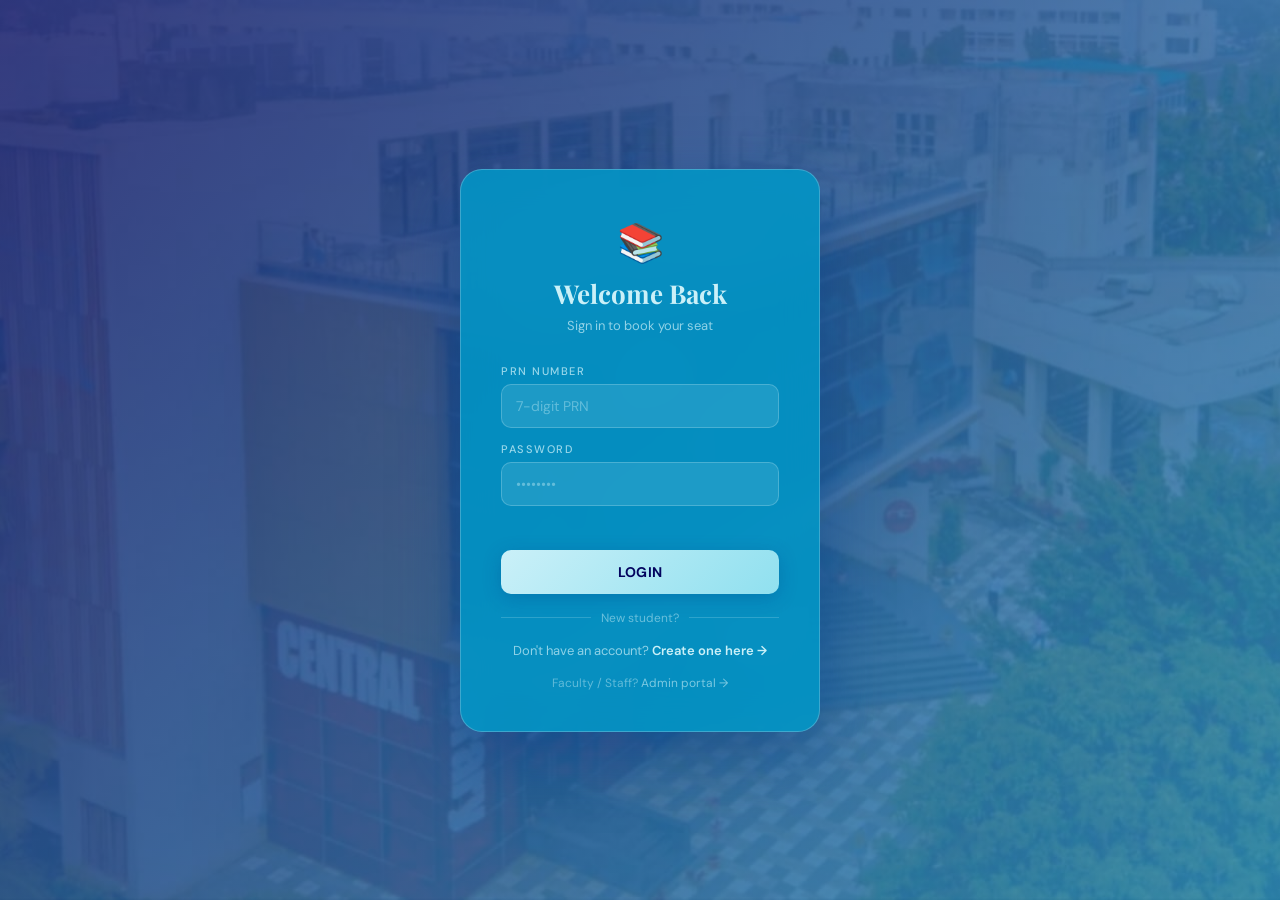
<file: login.html>
<!DOCTYPE html>
<html lang="en">
<head>
    <meta charset="UTF-8" />
    <meta name="viewport" content="width=device-width, initial-scale=1.0" />
    <title>Login — Library</title>
    <link href="https://fonts.googleapis.com/css2?family=Playfair+Display:wght@600&family=DM+Sans:wght@300;400;500&display=swap" rel="stylesheet">
    <style>
        *, *::before, *::after { box-sizing: border-box; margin: 0; padding: 0; }
        body {
            min-height: 100vh;
            background:
                linear-gradient(135deg, rgba(3,4,94,0.72) 0%, rgba(2,62,138,0.65) 50%, rgba(0,119,182,0.60) 100%),
                url('images/rit_lib.jpeg') center center / cover no-repeat fixed;
            display: flex; align-items: center; justify-content: center;
            font-family: 'DM Sans', sans-serif;
            padding: 20px;
        }
        .card {
            background: rgba(0, 150, 199, 0.88);
            backdrop-filter: blur(18px);
            -webkit-backdrop-filter: blur(18px);
            padding: 48px 40px 40px;
            border-radius: 22px;
            box-shadow: 0 24px 64px rgba(3, 61, 138, 0.5);
            display: flex; flex-direction: column; align-items: center;
            width: 100%; max-width: 360px;
            border: 1px solid rgba(255,255,255,0.22);
        }
        .logo { font-size: 38px; margin-bottom: 8px; }
        h1 {
            font-family: 'Playfair Display', serif;
            color: #caf0f8; font-size: 26px; margin-bottom: 6px;
        }
        .sub { font-size: 13px; color: rgba(202,240,248,0.7); margin-bottom: 30px; }
        .input-group { width: 100%; margin-bottom: 14px; }
        .input-group label {
            display: block; font-size: 11px; font-weight: 500;
            letter-spacing: 1.5px; text-transform: uppercase;
            color: rgba(202,240,248,0.75); margin-bottom: 6px;
        }
        .input-group input {
            width: 100%; padding: 12px 14px;
            border: 1.5px solid rgba(202,240,248,0.25);
            border-radius: 10px;
            background: rgba(202,240,248,0.12);
            color: #fff; font-size: 14px;
            font-family: 'DM Sans', sans-serif;
            outline: none; transition: border-color 0.2s, background 0.2s;
        }
        .input-group input::placeholder { color: rgba(202,240,248,0.4); }
        .input-group input:focus { border-color: #48cae4; background: rgba(202,240,248,0.2); }
        .input-group input.error { border-color: #ff8fa3; }
        .error-msg {
            color: #ffb3c1; font-size: 13px;
            min-height: 18px; margin: 0 0 12px;
            text-align: center; width: 100%;
        }
        .btn {
            width: 100%; padding: 13px; border-radius: 10px;
            font-size: 14px; font-weight: 700;
            font-family: 'DM Sans', sans-serif;
            cursor: pointer; transition: all 0.2s;
            letter-spacing: 0.4px;
        }
        .btn-primary {
            background: linear-gradient(135deg, #caf0f8, #90e0ef);
            color: #03045e; border: none;
            box-shadow: 0 4px 18px rgba(3,61,138,0.28);
        }
        .btn-primary:hover:not(:disabled) {
            background: linear-gradient(135deg, #fff, #caf0f8);
            transform: translateY(-1px);
            box-shadow: 0 8px 24px rgba(3,61,138,0.38);
        }
        .btn-primary:disabled { opacity: 0.55; cursor: not-allowed; transform: none; }
        .divider {
            width: 100%; display: flex; align-items: center;
            gap: 10px; margin: 16px 0;
        }
        .divider::before, .divider::after {
            content: ''; flex: 1; height: 1px;
            background: rgba(202,240,248,0.2);
        }
        .divider span { font-size: 12px; color: rgba(202,240,248,0.5); white-space: nowrap; }
        .register-link {
            text-align: center; font-size: 13px;
            color: rgba(202,240,248,0.7); width: 100%;
        }
        .register-link a { color: #caf0f8; font-weight: 600; text-decoration: none; }
        .register-link a:hover { text-decoration: underline; }
        .admin-link {
            margin-top: 16px; text-align: center;
            font-size: 12px; color: rgba(202,240,248,0.45); width: 100%;
        }
        .admin-link a { color: rgba(202,240,248,0.6); text-decoration: none; }
        .admin-link a:hover { color: #caf0f8; }
        @media (max-width: 400px) { .card { padding: 36px 22px 32px; } }
    </style>
</head>
<body>
    <div class="card">
        <div class="logo">📚</div>
        <h1>Welcome Back</h1>
        <p class="sub">Sign in to book your seat</p>

        <div class="input-group">
            <label for="prn">PRN Number</label>
            <input type="text" id="prn" placeholder="7-digit PRN" maxlength="7" autocomplete="username" />
        </div>
        <div class="input-group">
            <label for="pass">Password</label>
            <input type="password" id="pass" placeholder="••••••••" autocomplete="current-password" />
        </div>

        <div class="error-msg" id="error-msg"></div>
        <button class="btn btn-primary" id="login-btn" onclick="handleLogin()">LOGIN</button>

        <div class="divider"><span>New student?</span></div>
        <div class="register-link">
            Don't have an account? <a href="register.html">Create one here →</a>
        </div>
        <div class="admin-link">
            Faculty / Staff? <a href="admin-login.html">Admin portal →</a>
        </div>
    </div>

    <script>
        const LOGIN_API = "https://library-seats-management-system.onrender.com";

        function saveAndGo(user, token) {
            localStorage.setItem("libraryUser", JSON.stringify(user));
            if (token) localStorage.setItem("authToken", token);
            window.location.href = "index.html";
        }

        async function handleLogin() {
            const prn  = document.getElementById("prn").value.trim();
            const pass = document.getElementById("pass").value;
            const err  = document.getElementById("error-msg");
            const btn  = document.getElementById("login-btn");

            ["prn","pass"].forEach(id => document.getElementById(id).classList.remove("error"));
            err.textContent = "";

            if (!prn) { err.textContent = "Please enter your PRN."; document.getElementById("prn").classList.add("error"); return; }
            if (prn.length < 7) { err.textContent = "PRN must be 7 digits."; document.getElementById("prn").classList.add("error"); return; }
            if (!pass) { err.textContent = "Please enter your password."; document.getElementById("pass").classList.add("error"); return; }

            btn.disabled    = true;
            btn.textContent = "Signing in...";

            try {
                const res  = await fetch(`${LOGIN_API}/api/login`, {
                    method: "POST",
                    headers: { "Content-Type": "application/json" },
                    credentials: "include",
                    body: JSON.stringify({ prn, password: pass }),
                    signal: AbortSignal.timeout(5000)
                });
                const data = await res.json();

                if (data.ok) {
                    saveAndGo(data.user, data.token);
                } else {
                    err.textContent = data.error || "Login failed.";
                    if (data.error && data.error.includes("register")) {
                        err.textContent += " → Click 'Create one here' below.";
                    }
                    document.getElementById("pass").classList.add("error");
                }
            } catch (_) {
                err.textContent = "Cannot reach server. Make sure the backend is running.";
            }

            btn.disabled    = false;
            btn.textContent = "LOGIN";
        }

        document.addEventListener("keydown", e => { if (e.key === "Enter") handleLogin(); });
        // If already logged in, redirect to home
        if (localStorage.getItem("libraryUser")) window.location.href = "index.html";
    </script>
</body>
</html>
</file>
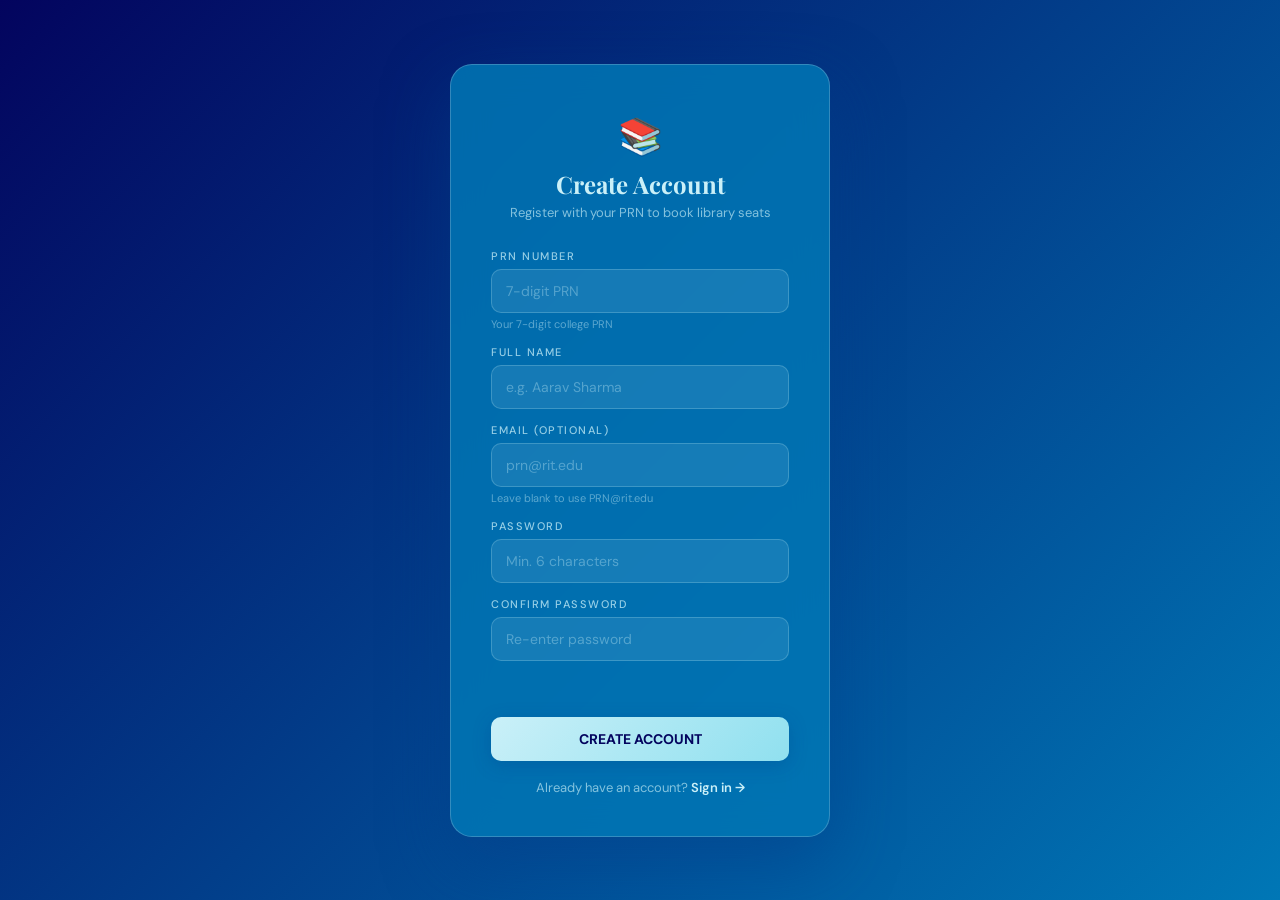
<file: register.html>
<!DOCTYPE html>
<html lang="en">
<head>
    <meta charset="UTF-8" />
    <meta name="viewport" content="width=device-width, initial-scale=1.0" />
    <title>Create Account — Library</title>
    <link href="https://fonts.googleapis.com/css2?family=Playfair+Display:wght@600&family=DM+Sans:wght@300;400;500&display=swap" rel="stylesheet">
    <style>
        *, *::before, *::after { box-sizing: border-box; margin: 0; padding: 0; }
        body {
            min-height: 100vh;
            background: linear-gradient(135deg, #03045e 0%, #023e8a 50%, #0077b6 100%);
            display: flex; align-items: center; justify-content: center;
            font-family: 'DM Sans', sans-serif;
            padding: 20px;
        }
        .card {
            background: rgba(0, 119, 182, 0.85);
            backdrop-filter: blur(18px);
            -webkit-backdrop-filter: blur(18px);
            padding: 48px 40px 40px;
            border-radius: 22px;
            box-shadow: 0 24px 64px rgba(3, 61, 138, 0.5);
            display: flex; flex-direction: column; align-items: center;
            width: 100%; max-width: 380px;
            border: 1px solid rgba(255,255,255,0.2);
        }
        .logo { font-size: 36px; margin-bottom: 8px; }
        h1 {
            font-family: 'Playfair Display', serif;
            color: #caf0f8; font-size: 24px; margin-bottom: 4px;
        }
        .sub { font-size: 13px; color: rgba(202,240,248,0.65); margin-bottom: 28px; text-align: center; }
        .input-group { width: 100%; margin-bottom: 14px; }
        .input-group label {
            display: block; font-size: 11px; font-weight: 500;
            letter-spacing: 1.5px; text-transform: uppercase;
            color: rgba(202,240,248,0.75); margin-bottom: 6px;
        }
        .input-group input {
            width: 100%; padding: 12px 14px;
            border: 1.5px solid rgba(202,240,248,0.22);
            border-radius: 10px;
            background: rgba(202,240,248,0.1);
            color: #fff; font-size: 14px;
            font-family: 'DM Sans', sans-serif;
            outline: none; transition: border-color 0.2s, background 0.2s;
        }
        .input-group input::placeholder { color: rgba(202,240,248,0.35); }
        .input-group input:focus { border-color: #48cae4; background: rgba(202,240,248,0.18); }
        .input-group input.error { border-color: #ff8fa3; }
        .input-hint { font-size: 11px; color: rgba(202,240,248,0.45); margin-top: 4px; }
        .error-msg {
            color: #ffb3c1; font-size: 13px;
            min-height: 18px; margin: 0 0 12px;
            text-align: center; width: 100%;
        }
        .success-msg {
            color: #b7f0d4; font-size: 13px;
            margin: 0 0 12px; text-align: center; width: 100%;
        }
        .btn {
            width: 100%; padding: 13px; border-radius: 10px;
            font-size: 14px; font-weight: 700;
            font-family: 'DM Sans', sans-serif;
            cursor: pointer; transition: all 0.2s; border: none;
        }
        .btn-primary {
            background: linear-gradient(135deg, #caf0f8, #90e0ef);
            color: #03045e;
            box-shadow: 0 4px 18px rgba(3,61,138,0.28);
        }
        .btn-primary:hover:not(:disabled) {
            background: linear-gradient(135deg, #fff, #caf0f8);
            transform: translateY(-1px);
        }
        .btn-primary:disabled { opacity: 0.55; cursor: not-allowed; transform: none; }
        .login-link {
            margin-top: 18px; text-align: center;
            font-size: 13px; color: rgba(202,240,248,0.65); width: 100%;
        }
        .login-link a { color: #caf0f8; font-weight: 600; text-decoration: none; }
        .login-link a:hover { text-decoration: underline; }
        @media (max-width: 400px) { .card { padding: 36px 22px 32px; } }
    </style>
</head>
<body>
    <div class="card">
        <div class="logo">📚</div>
        <h1>Create Account</h1>
        <p class="sub">Register with your PRN to book library seats</p>

        <div class="input-group">
            <label for="prn">PRN Number</label>
            <input type="text" id="prn" placeholder="7-digit PRN" maxlength="7" autocomplete="off" />
            <div class="input-hint">Your 7-digit college PRN</div>
        </div>
        <div class="input-group">
            <label for="name">Full Name</label>
            <input type="text" id="name" placeholder="e.g. Aarav Sharma" autocomplete="name" />
        </div>
        <div class="input-group">
            <label for="email">Email (optional)</label>
            <input type="email" id="email" placeholder="prn@rit.edu" autocomplete="email" />
            <div class="input-hint">Leave blank to use PRN@rit.edu</div>
        </div>
        <div class="input-group">
            <label for="pass">Password</label>
            <input type="password" id="pass" placeholder="Min. 6 characters" autocomplete="new-password" />
        </div>
        <div class="input-group">
            <label for="pass2">Confirm Password</label>
            <input type="password" id="pass2" placeholder="Re-enter password" autocomplete="new-password" />
        </div>

        <div class="error-msg"   id="error-msg"></div>
        <div class="success-msg" id="success-msg"></div>

        <button class="btn btn-primary" id="reg-btn" onclick="handleRegister()">CREATE ACCOUNT</button>

        <div class="login-link">
            Already have an account? <a href="login.html">Sign in →</a>
        </div>
    </div>

    <script>
        const REG_API = "https://library-seats-management-system.onrender.com";

        async function handleRegister() {
            const prn   = document.getElementById("prn").value.trim();
            const name  = document.getElementById("name").value.trim();
            const email = document.getElementById("email").value.trim();
            const pass  = document.getElementById("pass").value;
            const pass2 = document.getElementById("pass2").value;
            const err   = document.getElementById("error-msg");
            const succ  = document.getElementById("success-msg");
            const btn   = document.getElementById("reg-btn");

            ["prn","name","pass","pass2"].forEach(id => document.getElementById(id).classList.remove("error"));
            err.textContent  = "";
            succ.textContent = "";

            if (!prn || prn.length !== 7 || !/^\d+$/.test(prn)) {
                err.textContent = "PRN must be exactly 7 digits.";
                document.getElementById("prn").classList.add("error");
                return;
            }
            if (!name) {
                err.textContent = "Please enter your full name.";
                document.getElementById("name").classList.add("error");
                return;
            }
            if (!pass || pass.length < 6) {
                err.textContent = "Password must be at least 6 characters.";
                document.getElementById("pass").classList.add("error");
                return;
            }
            if (pass !== pass2) {
                err.textContent = "Passwords do not match.";
                document.getElementById("pass2").classList.add("error");
                return;
            }

            btn.disabled    = true;
            btn.textContent = "Creating account...";

            try {
                const res  = await fetch(`${REG_API}/api/register`, {
                    method: "POST",
                    headers: { "Content-Type": "application/json" },
                    credentials: "include",
                    body: JSON.stringify({ prn, name, email: email || `${prn}@rit.edu`, password: pass }),
                    signal: AbortSignal.timeout(5000)
                });
                const data = await res.json();

                if (data.ok) {
                    localStorage.setItem("libraryUser", JSON.stringify(data.user));
                    if (data.token) localStorage.setItem("authToken", data.token);
                    succ.textContent = "Account created! Redirecting...";
                    setTimeout(() => { window.location.href = "index.html"; }, 1000);
                } else {
                    err.textContent = data.error || "Registration failed.";
                }
            } catch (_) {
                err.textContent = "Cannot reach server. Make sure the backend is running.";
            }

            btn.disabled    = false;
            btn.textContent = "CREATE ACCOUNT";
        }

        document.addEventListener("keydown", e => { if (e.key === "Enter") handleRegister(); });
        if (localStorage.getItem("libraryUser")) window.location.href = "index.html";
    </script>
</body>
</html>
</file>
<file: nav-profile.css>
/* ═══════════════════════════════════════════════════
   nav-profile.css  —  shared across all pages
   ═══════════════════════════════════════════════════ */

/* ── NAV PROFILE CHIP ── */
.nav-profile { display: flex; align-items: center; gap: 8px; margin-left: 12px; cursor: pointer; position: relative; }
.nav-avatar { width: 30px; height: 30px; border-radius: 50%; background: linear-gradient(135deg, #48cae4, #0077b6); display: flex; align-items: center; justify-content: center; font-size: 12px; font-weight: 700; color: #fff; text-transform: uppercase; flex-shrink: 0; border: 2px solid rgba(72,202,228,0.5); transition: border-color 0.2s; }
.nav-profile:hover .nav-avatar { border-color: #48cae4; }
.nav-profile-name { font-size: 13px; color: #caf0f8; font-weight: 500; max-width: 100px; white-space: nowrap; overflow: hidden; text-overflow: ellipsis; }

/* Dropdown */
.nav-dropdown { position: absolute; top: calc(100% + 10px); right: 0; background: #03045e; border: 1px solid rgba(72,202,228,0.2); border-radius: 12px; padding: 8px 0; min-width: 180px; box-shadow: 0 8px 32px rgba(3,4,94,0.4); z-index: 300; opacity: 0; pointer-events: none; transform: translateY(-6px); transition: opacity 0.2s, transform 0.2s; }
.nav-profile.open .nav-dropdown { opacity: 1; pointer-events: all; transform: translateY(0); }
.nav-dropdown-name { padding: 10px 16px 4px; font-size: 13px; font-weight: 600; color: #caf0f8; }
.nav-dropdown-email { padding: 0 16px 10px; font-size: 11px; color: rgba(202,240,248,0.5); border-bottom: 1px solid rgba(255,255,255,0.08); }
.nav-dropdown-item { display: block; padding: 10px 16px; font-size: 13px; color: rgba(202,240,248,0.8); text-decoration: none; cursor: pointer; transition: background 0.15s; background: none; border: none; width: 100%; text-align: left; font-family: 'DM Sans', sans-serif; }
.nav-dropdown-item:hover { background: rgba(72,202,228,0.12); color: #fff; }
.nav-dropdown-item.logout { color: #e63946; }
.nav-dropdown-item.logout:hover { background: rgba(230,57,70,0.1); }

/* ── HAMBURGER ── */
.hamburger { display: none; flex-direction: column; gap: 5px; cursor: pointer; padding: 4px; margin-left: 8px; background: none; border: none; }
.hamburger span { display: block; width: 22px; height: 2px; background: rgba(255,255,255,0.85); border-radius: 2px; transition: all 0.3s ease; }
.hamburger.open span:nth-child(1) { transform: translateY(7px) rotate(45deg); }
.hamburger.open span:nth-child(2) { opacity: 0; }
.hamburger.open span:nth-child(3) { transform: translateY(-7px) rotate(-45deg); }

/* ── MOBILE NAV DRAWER ── */
.mobile-nav { display: none; position: fixed; top: 52px; left: 0; right: 0; background: rgba(3, 4, 94, 0.97); backdrop-filter: blur(16px); -webkit-backdrop-filter: blur(16px); z-index: 99; padding: 16px 24px 24px; border-bottom: 1px solid rgba(72,202,228,0.15); box-shadow: 0 8px 32px rgba(3,4,94,0.5); flex-direction: column; gap: 4px; }
.mobile-nav.open { display: flex; }
.mobile-nav a { display: block; padding: 12px 8px; color: rgba(255,255,255,0.82); text-decoration: none; font-size: 15px; font-weight: 400; border-radius: 10px; transition: background 0.2s, color 0.2s; }
.mobile-nav a:hover { background: rgba(72,202,228,0.12); color: #fff; }
.mobile-nav a.cta { margin-top: 8px; background: linear-gradient(135deg, #48cae4, #90e0ef); color: #03045e; font-weight: 600; text-align: center; }
.mobile-nav .mobile-divider { height: 1px; background: rgba(255,255,255,0.08); margin: 8px 0; }
.mobile-profile-strip { display: flex; align-items: center; gap: 10px; padding: 12px 8px 8px; }
.mobile-profile-name { color: #caf0f8; font-size: 14px; font-weight: 600; }
.mobile-profile-email { color: rgba(202,240,248,0.5); font-size: 12px; }

/* ── RESPONSIVE BREAKPOINT ── */
@media (max-width: 640px) {
  nav ul { display: none; }
  .hamburger { display: flex; }
  .nav-profile-name { display: none; }
}
</file>
